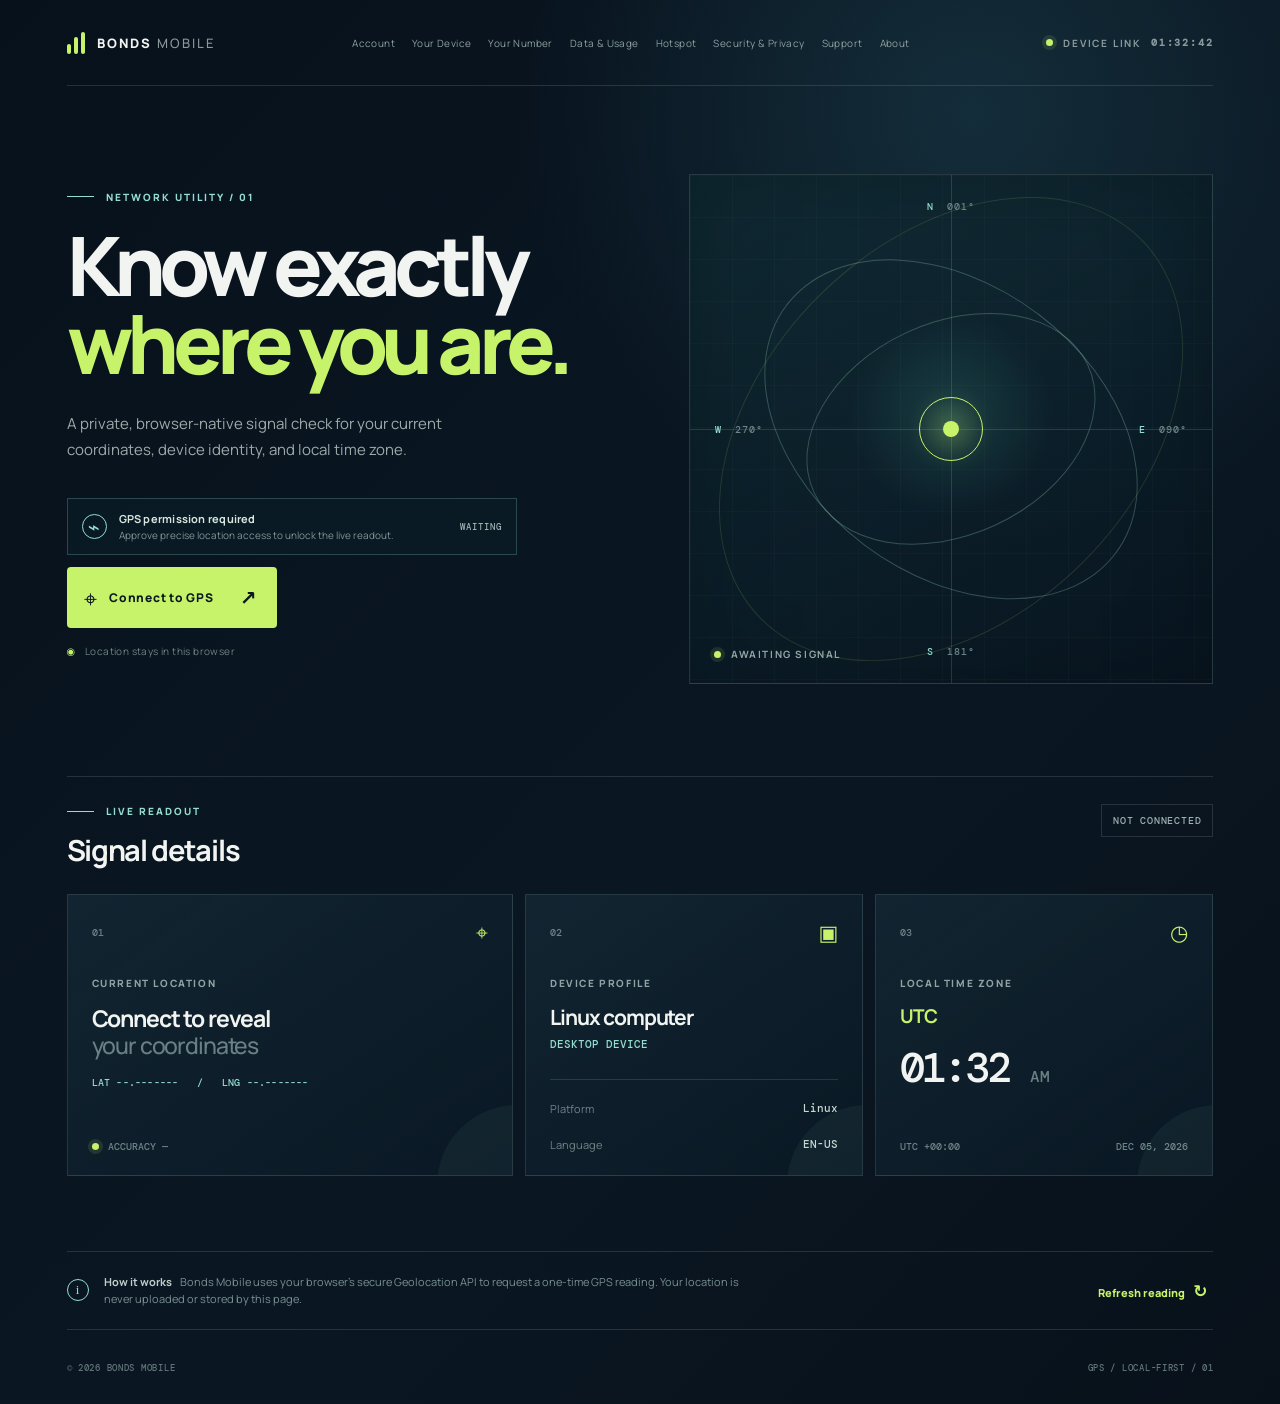
<file: index.html>
<!doctype html>
<html lang="en">
  <head>
    <meta charset="UTF-8" />
    <meta name="viewport" content="width=device-width, initial-scale=1.0" />
    <meta name="theme-color" content="#08121d" />
    <meta name="description" content="Bonds Mobile GPS signal dashboard" />
    <title>Bonds Mobile · GPS Signal</title>
    <link rel="preconnect" href="https://fonts.googleapis.com" />
    <link rel="preconnect" href="https://fonts.gstatic.com" crossorigin />
    <link href="https://fonts.googleapis.com/css2?family=DM+Mono:wght@400;500&family=Manrope:wght@400;500;600;700;800&display=swap" rel="stylesheet" />
    <link rel="stylesheet" href="./styles.css" />
  </head>
  <body>
    <div class="shell">
      <header class="topbar">
        <a class="brand" href="./" aria-label="Bonds Mobile home">
          <span class="brand-mark" aria-hidden="true"><span></span><span></span><span></span></span>
          <span>BONDS <em>MOBILE</em></span>
        </a>
        <nav class="main-nav" aria-label="Main navigation">
          <a href="./pages/account.html">Account</a>
          <a href="./pages/your-device.html">Your Device</a>
          <a href="./pages/your-number.html">Your Number</a>
          <a href="./pages/data-usage.html">Data &amp; Usage</a>
          <a href="./pages/hotspot.html">Hotspot</a>
          <a href="./pages/security-privacy.html">Security &amp; Privacy</a>
          <a href="./pages/support.html">Support</a>
          <a href="./pages/about.html">About</a>
        </nav>
        <div class="topbar-meta"><span class="live-dot"></span><span>DEVICE LINK</span><span class="mono" id="session-time">--:--:--</span></div>
      </header>

      <main>
        <section class="hero-grid">
          <div class="hero-copy">
            <p class="eyebrow"><span class="eyebrow-line"></span> NETWORK UTILITY / 01</p>
            <h1>Know exactly<br /><i>where you are.</i></h1>
            <p class="lede">A private, browser-native signal check for your current coordinates, device identity, and local time zone.</p>
            <div class="hero-actions">
              <div class="permission-card" id="permission-card" role="status">
                <div class="permission-shield">⌁</div>
                <div class="permission-copy"><strong id="permission-title">GPS permission required</strong><span id="permission-description">Approve precise location access to unlock the live readout.</span></div>
                <span class="permission-state" id="permission-state">WAITING</span>
              </div>
              <button class="primary-button" id="locate-button" type="button"><span class="button-icon">⌖</span><span id="locate-label">Connect to GPS</span><span class="arrow">↗</span></button>
              <p class="privacy-note"><span aria-hidden="true">◉</span> Location stays in this browser</p>
            </div>
          </div>
          <div class="orbital-card" aria-label="GPS signal visualization">
            <div class="orbital-grid"></div><div class="orbit orbit-one"></div><div class="orbit orbit-two"></div><div class="orbit orbit-three"></div>
            <div class="crosshair horizontal"></div><div class="crosshair vertical"></div><div class="signal-core"><span class="core-pulse"></span><span class="core-dot"></span></div>
            <div class="orbital-label label-north">N <span>001°</span></div><div class="orbital-label label-east">E <span>090°</span></div><div class="orbital-label label-south">S <span>181°</span></div><div class="orbital-label label-west">W <span>270°</span></div>
            <div class="orbital-caption"><span class="caption-status" id="orbital-status-dot"></span><span id="orbital-status">AWAITING SIGNAL</span></div>
          </div>
        </section>

        <section class="dashboard" aria-live="polite">
          <div class="section-heading"><div><p class="eyebrow"><span class="eyebrow-line"></span> LIVE READOUT</p><h2>Signal details</h2></div><span class="status-chip" id="status-chip">NOT CONNECTED</span></div>
          <div class="readout-grid">
            <article class="readout-card location-card"><div class="card-top"><span class="card-index">01</span><span class="card-icon">⌖</span></div><div class="card-label">CURRENT LOCATION</div><div class="location-value" id="location-value">Connect to reveal<br /><span>your coordinates</span></div><div class="coordinates" id="coordinates">LAT --.------- &nbsp; / &nbsp; LNG --.-------</div><div class="card-footer"><span class="mini-dot"></span><span id="accuracy-value">ACCURACY —</span></div></article>
            <article class="readout-card"><div class="card-top"><span class="card-index">02</span><span class="card-icon">▣</span></div><div class="card-label">DEVICE PROFILE</div><div class="device-value" id="device-name">Waiting for device</div><div class="device-type" id="device-type">—</div><dl class="spec-list"><div><dt>Platform</dt><dd id="platform-value">—</dd></div><div><dt>Language</dt><dd id="language-value">—</dd></div></dl></article>
            <article class="readout-card time-card"><div class="card-top"><span class="card-index">03</span><span class="card-icon">◷</span></div><div class="card-label">LOCAL TIME ZONE</div><div class="timezone-value" id="timezone-value">Detecting…</div><div class="clock-value" id="clock-value">--:-- <span>--</span></div><div class="time-footer"><span id="offset-value">UTC —</span><span class="mono" id="date-value">—</span></div></article>
          </div>
        </section>

        <section class="info-strip"><div class="info-icon">i</div><p><strong>How it works</strong> Bonds Mobile uses your browser’s secure Geolocation API to request a one-time GPS reading. Your location is never uploaded or stored by this page.</p><button class="text-button" id="refresh-button" type="button">Refresh reading <span>↻</span></button></section>
      </main>
      <footer><span>© 2026 BONDS MOBILE</span><span class="mono">GPS / LOCAL-FIRST / 01</span></footer>
    </div>
    <div class="toast" id="toast" role="status"></div>
    <script src="./permissions.js"></script>
    <script src="./app.js"></script>
  </body>
</html>
</file>
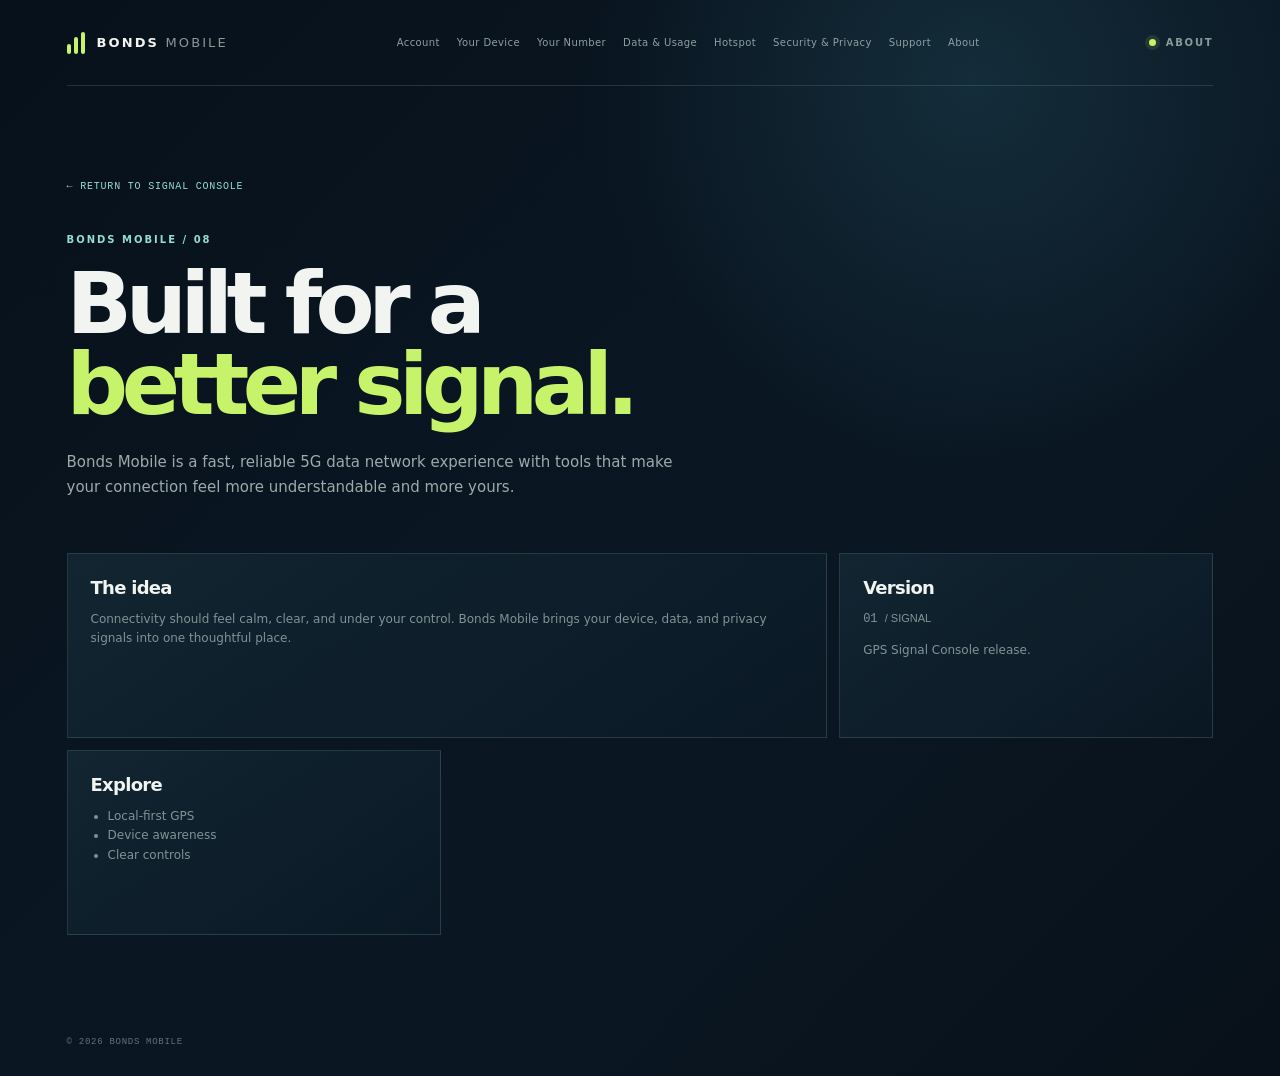
<file: pages/about.html>
<!doctype html><html lang="en"><head><meta charset="UTF-8"><meta name="viewport" content="width=device-width,initial-scale=1"><meta name="theme-color" content="#08121d"><title>About · Bonds Mobile</title><link rel="stylesheet" href="../styles.css"></head><body><div class="shell internal-page"><header class="topbar"><a class="brand" href="../"><span class="brand-mark"><span></span><span></span><span></span></span><span>BONDS <em>MOBILE</em></span></a><nav class="main-nav" aria-label="Main navigation"><a href="./account.html">Account</a><a href="./your-device.html">Your Device</a><a href="./your-number.html">Your Number</a><a href="./data-usage.html">Data &amp; Usage</a><a href="./hotspot.html">Hotspot</a><a href="./security-privacy.html">Security &amp; Privacy</a><a href="./support.html">Support</a><a class="active" href="./about.html">About</a></nav><div class="topbar-meta"><span class="live-dot"></span><span>ABOUT</span></div></header><main class="internal-main"><a class="back-link" href="../">← RETURN TO SIGNAL CONSOLE</a><p class="page-kicker">BONDS MOBILE / 08</p><h1 class="page-title">Built for a<br><em>better signal.</em></h1><p class="page-intro">Bonds Mobile is a fast, reliable 5G data network experience with tools that make your connection feel more understandable and more yours.</p><div class="page-grid"><article class="page-card wide"><h2>The idea</h2><p>Connectivity should feel calm, clear, and under your control. Bonds Mobile brings your device, data, and privacy signals into one thoughtful place.</p></article><article class="page-card"><h2>Version</h2><p class="metric">01 <small>/ SIGNAL</small></p><p>GPS Signal Console release.</p></article><article class="page-card"><h2>Explore</h2><ul><li>Local-first GPS</li><li>Device awareness</li><li>Clear controls</li></ul></article></div></main><footer>© 2026 BONDS MOBILE</footer></div></body></html>
</file>
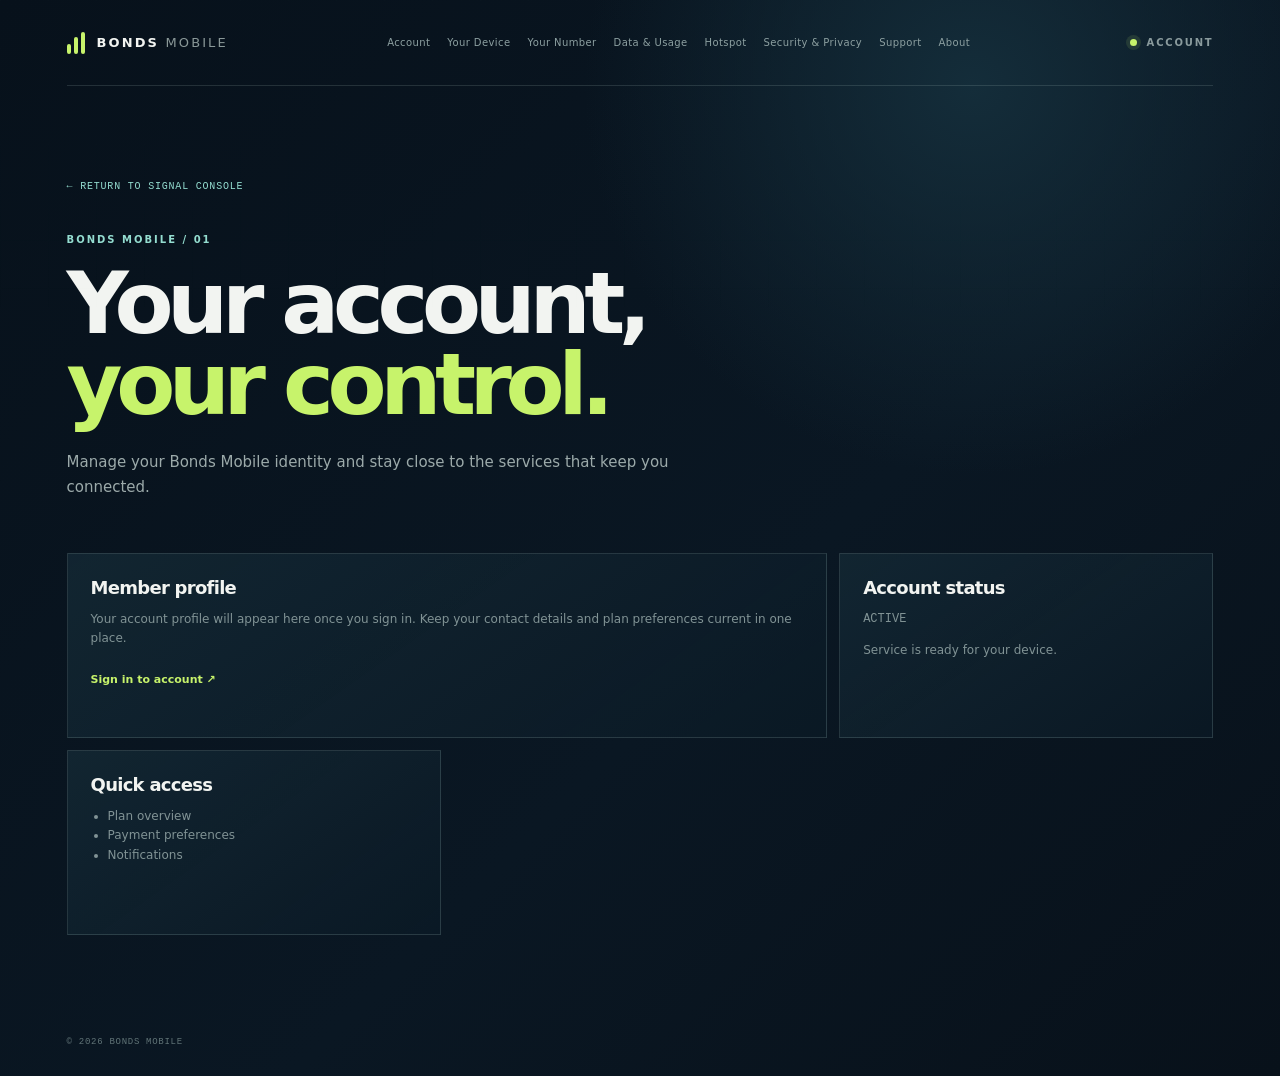
<file: pages/account.html>
<!doctype html><html lang="en"><head><meta charset="UTF-8"><meta name="viewport" content="width=device-width,initial-scale=1"><meta name="theme-color" content="#08121d"><title>Account · Bonds Mobile</title><link rel="stylesheet" href="../styles.css"></head><body><div class="shell internal-page"><header class="topbar"><a class="brand" href="../" aria-label="Bonds Mobile home"><span class="brand-mark"><span></span><span></span><span></span></span><span>BONDS <em>MOBILE</em></span></a><nav class="main-nav" aria-label="Main navigation"><a class="active" href="./account.html">Account</a><a href="./your-device.html">Your Device</a><a href="./your-number.html">Your Number</a><a href="./data-usage.html">Data &amp; Usage</a><a href="./hotspot.html">Hotspot</a><a href="./security-privacy.html">Security &amp; Privacy</a><a href="./support.html">Support</a><a href="./about.html">About</a></nav><div class="topbar-meta"><span class="live-dot"></span><span>ACCOUNT</span></div></header><main class="internal-main"><a class="back-link" href="../">← RETURN TO SIGNAL CONSOLE</a><p class="page-kicker">BONDS MOBILE / 01</p><h1 class="page-title">Your account,<br><em>your control.</em></h1><p class="page-intro">Manage your Bonds Mobile identity and stay close to the services that keep you connected.</p><div class="page-grid"><article class="page-card wide"><h2>Member profile</h2><p>Your account profile will appear here once you sign in. Keep your contact details and plan preferences current in one place.</p><a class="action-link" href="#">Sign in to account ↗</a></article><article class="page-card"><h2>Account status</h2><p class="metric">ACTIVE</p><p>Service is ready for your device.</p></article><article class="page-card"><h2>Quick access</h2><ul><li>Plan overview</li><li>Payment preferences</li><li>Notifications</li></ul></article></div></main><footer>© 2026 BONDS MOBILE</footer></div></body></html>
</file>
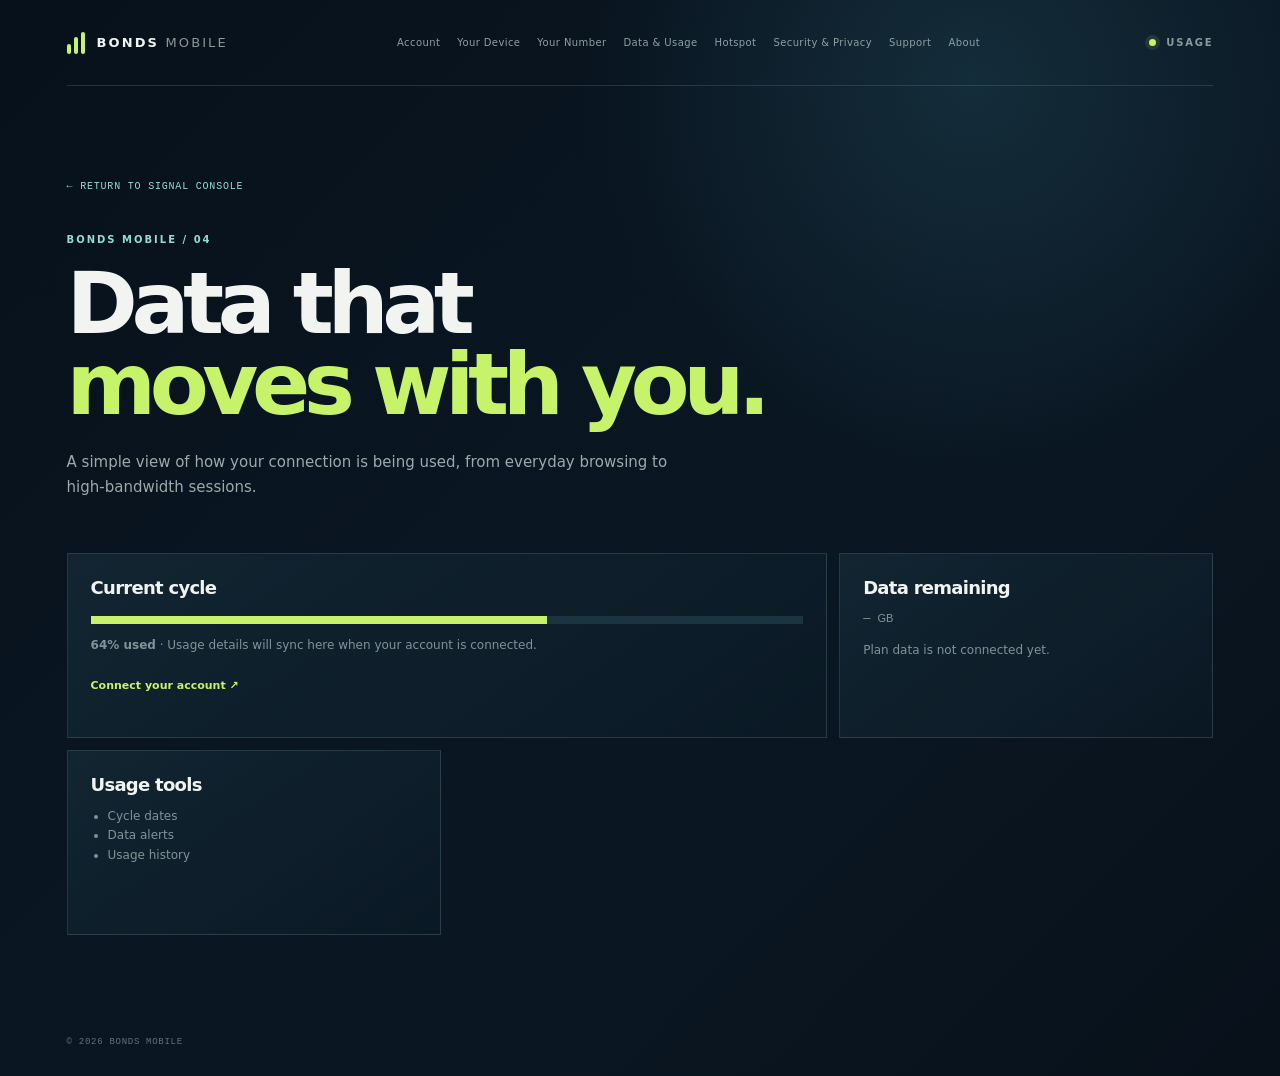
<file: pages/data-usage.html>
<!doctype html><html lang="en"><head><meta charset="UTF-8"><meta name="viewport" content="width=device-width,initial-scale=1"><meta name="theme-color" content="#08121d"><title>Data &amp; Usage · Bonds Mobile</title><link rel="stylesheet" href="../styles.css"></head><body><div class="shell internal-page"><header class="topbar"><a class="brand" href="../"><span class="brand-mark"><span></span><span></span><span></span></span><span>BONDS <em>MOBILE</em></span></a><nav class="main-nav" aria-label="Main navigation"><a href="./account.html">Account</a><a href="./your-device.html">Your Device</a><a href="./your-number.html">Your Number</a><a class="active" href="./data-usage.html">Data &amp; Usage</a><a href="./hotspot.html">Hotspot</a><a href="./security-privacy.html">Security &amp; Privacy</a><a href="./support.html">Support</a><a href="./about.html">About</a></nav><div class="topbar-meta"><span class="live-dot"></span><span>USAGE</span></div></header><main class="internal-main"><a class="back-link" href="../">← RETURN TO SIGNAL CONSOLE</a><p class="page-kicker">BONDS MOBILE / 04</p><h1 class="page-title">Data that<br><em>moves with you.</em></h1><p class="page-intro">A simple view of how your connection is being used, from everyday browsing to high-bandwidth sessions.</p><div class="page-grid"><article class="page-card wide"><h2>Current cycle</h2><div class="data-bar"><span></span></div><p><strong>64% used</strong> · Usage details will sync here when your account is connected.</p><a class="action-link" href="./account.html">Connect your account ↗</a></article><article class="page-card"><h2>Data remaining</h2><p class="metric">— <small>GB</small></p><p>Plan data is not connected yet.</p></article><article class="page-card"><h2>Usage tools</h2><ul><li>Cycle dates</li><li>Data alerts</li><li>Usage history</li></ul></article></div></main><footer>© 2026 BONDS MOBILE</footer></div></body></html>
</file>
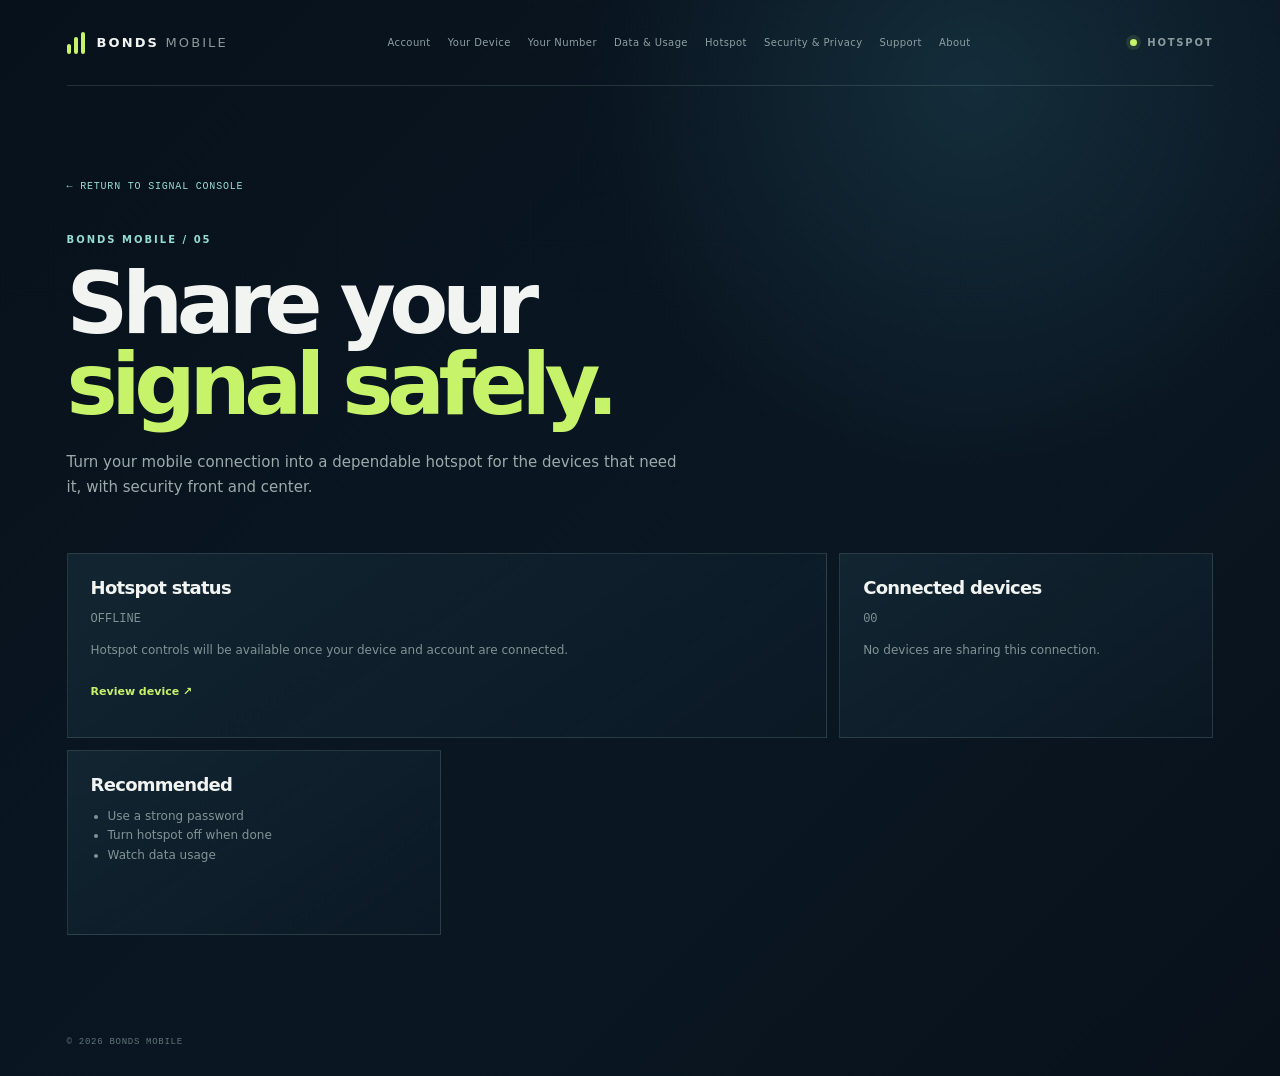
<file: pages/hotspot.html>
<!doctype html><html lang="en"><head><meta charset="UTF-8"><meta name="viewport" content="width=device-width,initial-scale=1"><meta name="theme-color" content="#08121d"><title>Hotspot · Bonds Mobile</title><link rel="stylesheet" href="../styles.css"></head><body><div class="shell internal-page"><header class="topbar"><a class="brand" href="../"><span class="brand-mark"><span></span><span></span><span></span></span><span>BONDS <em>MOBILE</em></span></a><nav class="main-nav" aria-label="Main navigation"><a href="./account.html">Account</a><a href="./your-device.html">Your Device</a><a href="./your-number.html">Your Number</a><a href="./data-usage.html">Data &amp; Usage</a><a class="active" href="./hotspot.html">Hotspot</a><a href="./security-privacy.html">Security &amp; Privacy</a><a href="./support.html">Support</a><a href="./about.html">About</a></nav><div class="topbar-meta"><span class="live-dot"></span><span>HOTSPOT</span></div></header><main class="internal-main"><a class="back-link" href="../">← RETURN TO SIGNAL CONSOLE</a><p class="page-kicker">BONDS MOBILE / 05</p><h1 class="page-title">Share your<br><em>signal safely.</em></h1><p class="page-intro">Turn your mobile connection into a dependable hotspot for the devices that need it, with security front and center.</p><div class="page-grid"><article class="page-card wide"><h2>Hotspot status</h2><p class="metric">OFFLINE</p><p>Hotspot controls will be available once your device and account are connected.</p><a class="action-link" href="./your-device.html">Review device ↗</a></article><article class="page-card"><h2>Connected devices</h2><p class="metric">00</p><p>No devices are sharing this connection.</p></article><article class="page-card"><h2>Recommended</h2><ul><li>Use a strong password</li><li>Turn hotspot off when done</li><li>Watch data usage</li></ul></article></div></main><footer>© 2026 BONDS MOBILE</footer></div></body></html>
</file>
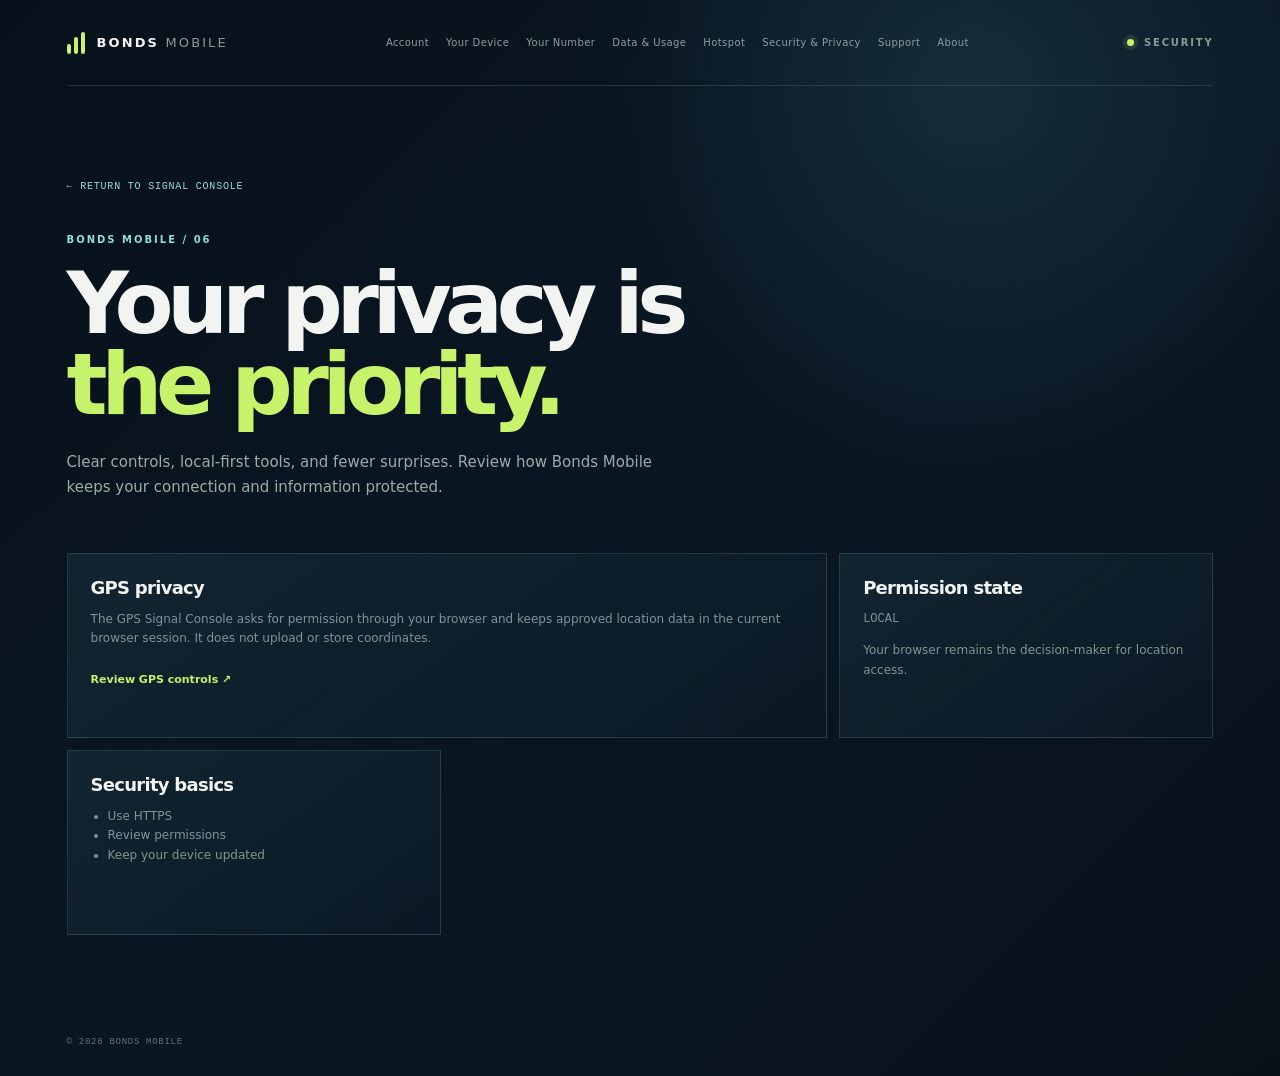
<file: pages/security-privacy.html>
<!doctype html><html lang="en"><head><meta charset="UTF-8"><meta name="viewport" content="width=device-width,initial-scale=1"><meta name="theme-color" content="#08121d"><title>Security &amp; Privacy · Bonds Mobile</title><link rel="stylesheet" href="../styles.css"></head><body><div class="shell internal-page"><header class="topbar"><a class="brand" href="../"><span class="brand-mark"><span></span><span></span><span></span></span><span>BONDS <em>MOBILE</em></span></a><nav class="main-nav" aria-label="Main navigation"><a href="./account.html">Account</a><a href="./your-device.html">Your Device</a><a href="./your-number.html">Your Number</a><a href="./data-usage.html">Data &amp; Usage</a><a href="./hotspot.html">Hotspot</a><a class="active" href="./security-privacy.html">Security &amp; Privacy</a><a href="./support.html">Support</a><a href="./about.html">About</a></nav><div class="topbar-meta"><span class="live-dot"></span><span>SECURITY</span></div></header><main class="internal-main"><a class="back-link" href="../">← RETURN TO SIGNAL CONSOLE</a><p class="page-kicker">BONDS MOBILE / 06</p><h1 class="page-title">Your privacy is<br><em>the priority.</em></h1><p class="page-intro">Clear controls, local-first tools, and fewer surprises. Review how Bonds Mobile keeps your connection and information protected.</p><div class="page-grid"><article class="page-card wide"><h2>GPS privacy</h2><p>The GPS Signal Console asks for permission through your browser and keeps approved location data in the current browser session. It does not upload or store coordinates.</p><a class="action-link" href="../">Review GPS controls ↗</a></article><article class="page-card"><h2>Permission state</h2><p class="metric">LOCAL</p><p>Your browser remains the decision-maker for location access.</p></article><article class="page-card"><h2>Security basics</h2><ul><li>Use HTTPS</li><li>Review permissions</li><li>Keep your device updated</li></ul></article></div></main><footer>© 2026 BONDS MOBILE</footer></div></body></html>
</file>
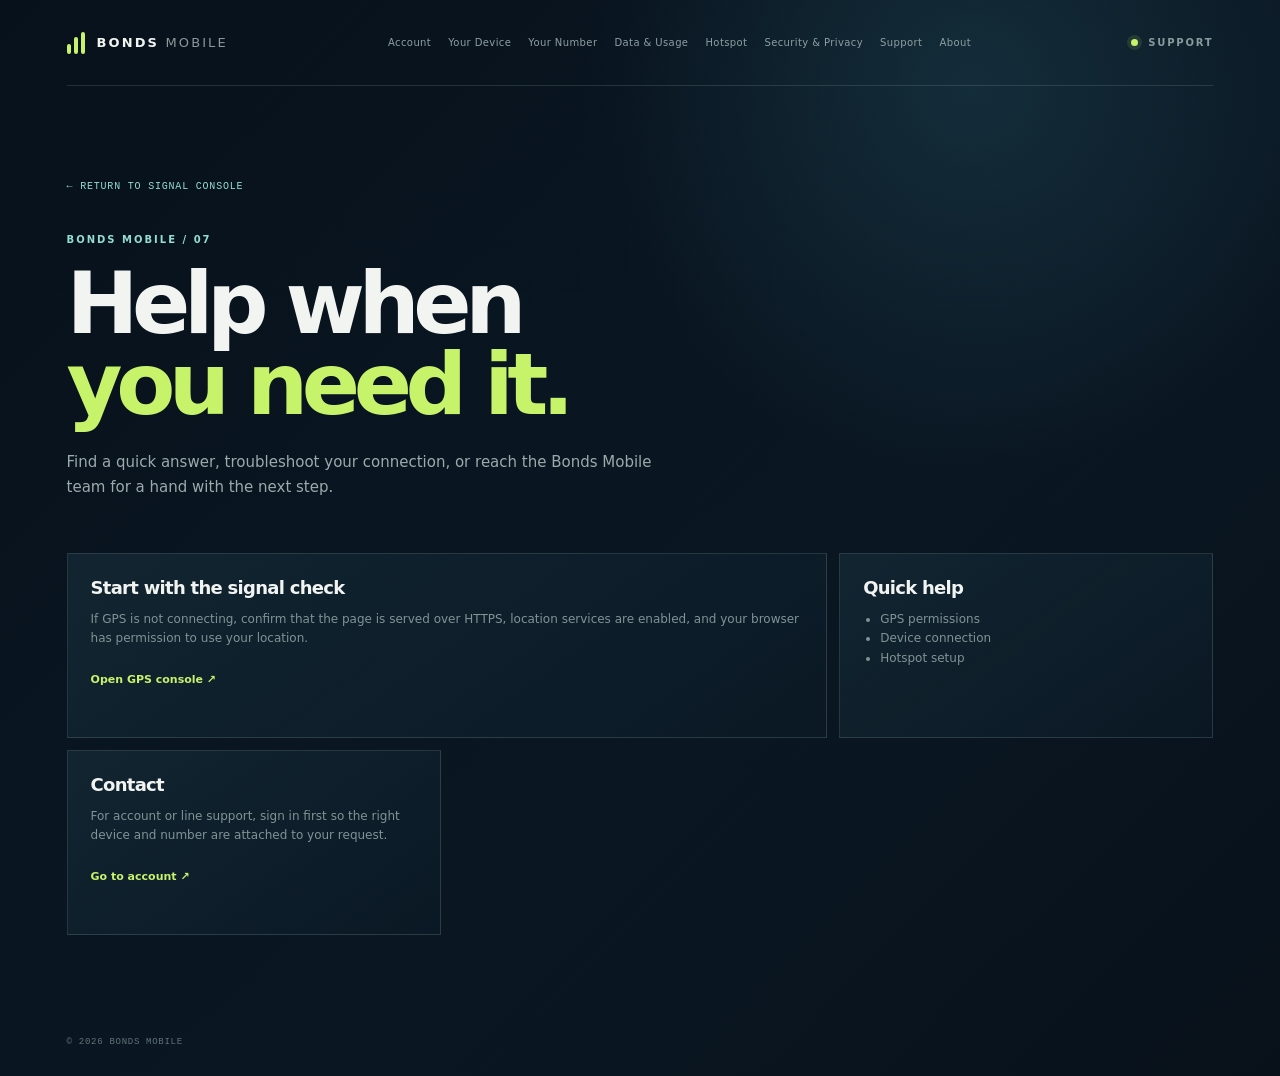
<file: pages/support.html>
<!doctype html><html lang="en"><head><meta charset="UTF-8"><meta name="viewport" content="width=device-width,initial-scale=1"><meta name="theme-color" content="#08121d"><title>Support · Bonds Mobile</title><link rel="stylesheet" href="../styles.css"></head><body><div class="shell internal-page"><header class="topbar"><a class="brand" href="../"><span class="brand-mark"><span></span><span></span><span></span></span><span>BONDS <em>MOBILE</em></span></a><nav class="main-nav" aria-label="Main navigation"><a href="./account.html">Account</a><a href="./your-device.html">Your Device</a><a href="./your-number.html">Your Number</a><a href="./data-usage.html">Data &amp; Usage</a><a href="./hotspot.html">Hotspot</a><a href="./security-privacy.html">Security &amp; Privacy</a><a class="active" href="./support.html">Support</a><a href="./about.html">About</a></nav><div class="topbar-meta"><span class="live-dot"></span><span>SUPPORT</span></div></header><main class="internal-main"><a class="back-link" href="../">← RETURN TO SIGNAL CONSOLE</a><p class="page-kicker">BONDS MOBILE / 07</p><h1 class="page-title">Help when<br><em>you need it.</em></h1><p class="page-intro">Find a quick answer, troubleshoot your connection, or reach the Bonds Mobile team for a hand with the next step.</p><div class="page-grid"><article class="page-card wide"><h2>Start with the signal check</h2><p>If GPS is not connecting, confirm that the page is served over HTTPS, location services are enabled, and your browser has permission to use your location.</p><a class="action-link" href="../">Open GPS console ↗</a></article><article class="page-card"><h2>Quick help</h2><ul><li>GPS permissions</li><li>Device connection</li><li>Hotspot setup</li></ul></article><article class="page-card"><h2>Contact</h2><p>For account or line support, sign in first so the right device and number are attached to your request.</p><a class="action-link" href="./account.html">Go to account ↗</a></article></div></main><footer>© 2026 BONDS MOBILE</footer></div></body></html>
</file>
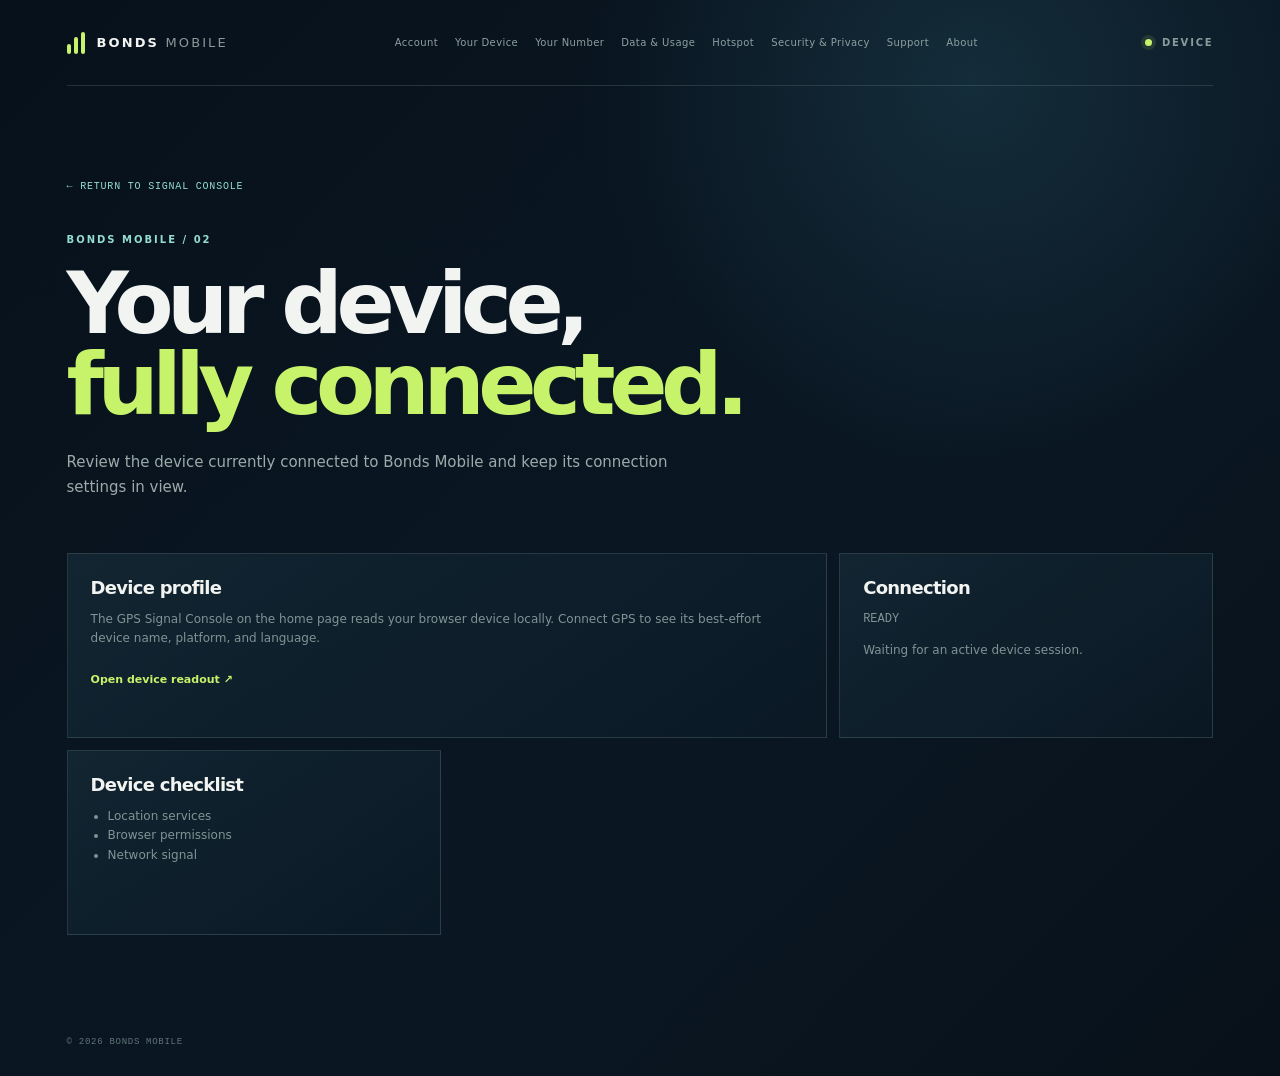
<file: pages/your-device.html>
<!doctype html><html lang="en"><head><meta charset="UTF-8"><meta name="viewport" content="width=device-width,initial-scale=1"><meta name="theme-color" content="#08121d"><title>Your Device · Bonds Mobile</title><link rel="stylesheet" href="../styles.css"></head><body><div class="shell internal-page"><header class="topbar"><a class="brand" href="../"><span class="brand-mark"><span></span><span></span><span></span></span><span>BONDS <em>MOBILE</em></span></a><nav class="main-nav" aria-label="Main navigation"><a href="./account.html">Account</a><a class="active" href="./your-device.html">Your Device</a><a href="./your-number.html">Your Number</a><a href="./data-usage.html">Data &amp; Usage</a><a href="./hotspot.html">Hotspot</a><a href="./security-privacy.html">Security &amp; Privacy</a><a href="./support.html">Support</a><a href="./about.html">About</a></nav><div class="topbar-meta"><span class="live-dot"></span><span>DEVICE</span></div></header><main class="internal-main"><a class="back-link" href="../">← RETURN TO SIGNAL CONSOLE</a><p class="page-kicker">BONDS MOBILE / 02</p><h1 class="page-title">Your device,<br><em>fully connected.</em></h1><p class="page-intro">Review the device currently connected to Bonds Mobile and keep its connection settings in view.</p><div class="page-grid"><article class="page-card wide"><h2>Device profile</h2><p>The GPS Signal Console on the home page reads your browser device locally. Connect GPS to see its best-effort device name, platform, and language.</p><a class="action-link" href="../">Open device readout ↗</a></article><article class="page-card"><h2>Connection</h2><p class="metric">READY</p><p>Waiting for an active device session.</p></article><article class="page-card"><h2>Device checklist</h2><ul><li>Location services</li><li>Browser permissions</li><li>Network signal</li></ul></article></div></main><footer>© 2026 BONDS MOBILE</footer></div></body></html>
</file>
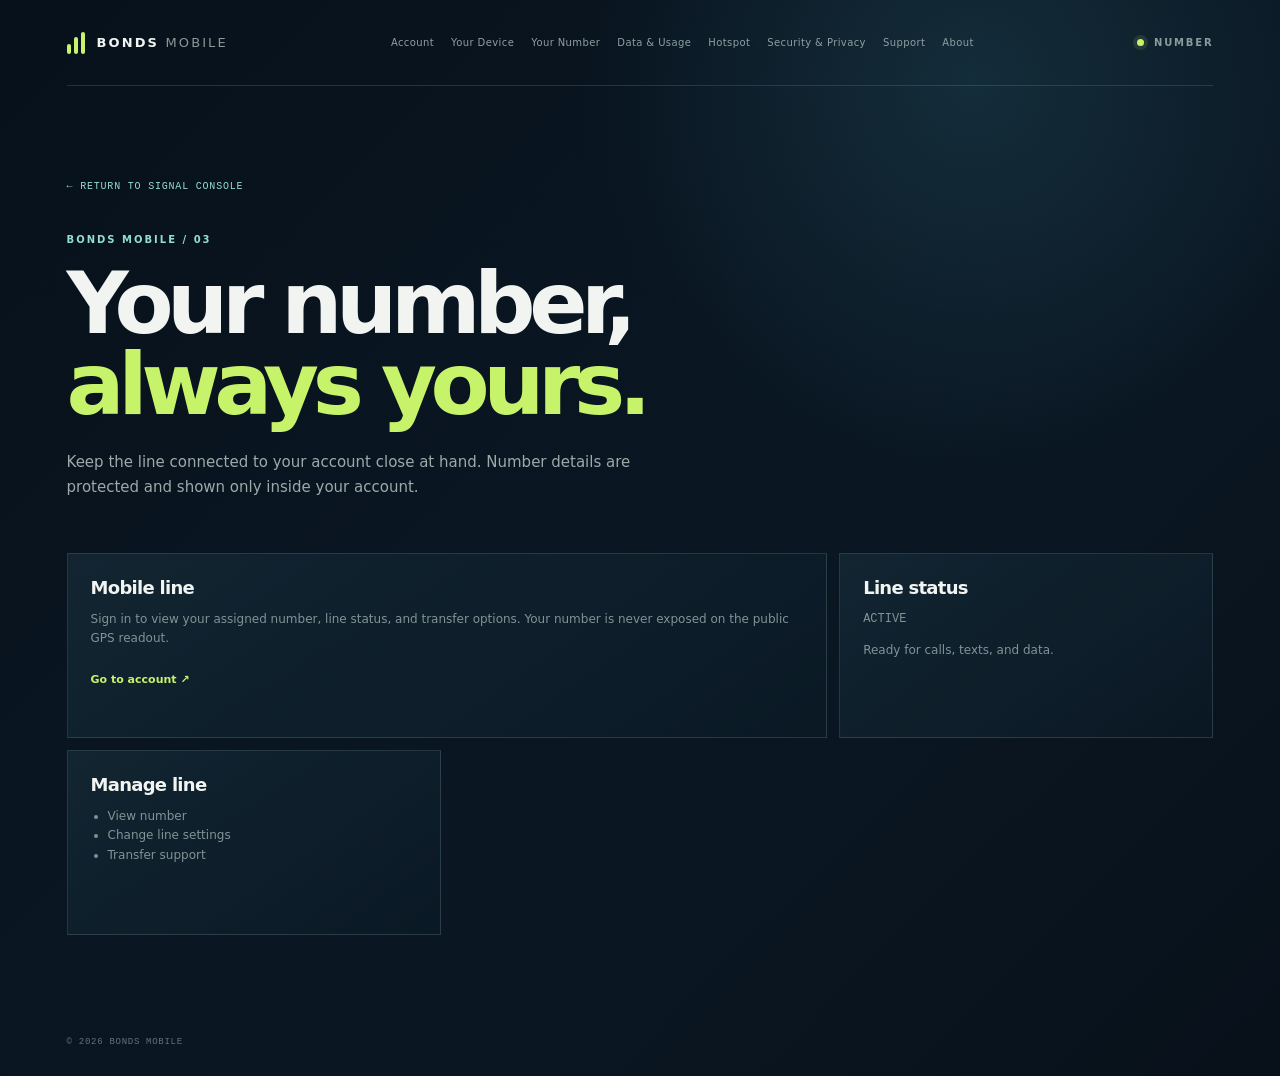
<file: pages/your-number.html>
<!doctype html><html lang="en"><head><meta charset="UTF-8"><meta name="viewport" content="width=device-width,initial-scale=1"><meta name="theme-color" content="#08121d"><title>Your Number · Bonds Mobile</title><link rel="stylesheet" href="../styles.css"></head><body><div class="shell internal-page"><header class="topbar"><a class="brand" href="../"><span class="brand-mark"><span></span><span></span><span></span></span><span>BONDS <em>MOBILE</em></span></a><nav class="main-nav" aria-label="Main navigation"><a href="./account.html">Account</a><a href="./your-device.html">Your Device</a><a class="active" href="./your-number.html">Your Number</a><a href="./data-usage.html">Data &amp; Usage</a><a href="./hotspot.html">Hotspot</a><a href="./security-privacy.html">Security &amp; Privacy</a><a href="./support.html">Support</a><a href="./about.html">About</a></nav><div class="topbar-meta"><span class="live-dot"></span><span>NUMBER</span></div></header><main class="internal-main"><a class="back-link" href="../">← RETURN TO SIGNAL CONSOLE</a><p class="page-kicker">BONDS MOBILE / 03</p><h1 class="page-title">Your number,<br><em>always yours.</em></h1><p class="page-intro">Keep the line connected to your account close at hand. Number details are protected and shown only inside your account.</p><div class="page-grid"><article class="page-card wide"><h2>Mobile line</h2><p>Sign in to view your assigned number, line status, and transfer options. Your number is never exposed on the public GPS readout.</p><a class="action-link" href="./account.html">Go to account ↗</a></article><article class="page-card"><h2>Line status</h2><p class="metric">ACTIVE</p><p>Ready for calls, texts, and data.</p></article><article class="page-card"><h2>Manage line</h2><ul><li>View number</li><li>Change line settings</li><li>Transfer support</li></ul></article></div></main><footer>© 2026 BONDS MOBILE</footer></div></body></html>
</file>
<file: styles.css>
*{box-sizing:border-box} :root{--ink:#f2f4f1;--muted:#8a9898;--line:rgba(182,206,200,.16);--panel:#0d1b27;--panel-hi:#122635;--lime:#c7f36b;--aqua:#94ddd0;--bg:#08121d} html{background:var(--bg)} body{margin:0;background:radial-gradient(circle at 76% 8%,#142d3a 0,transparent 28%),linear-gradient(135deg,#07111b 0%,#0a1723 58%,#08111a 100%);color:var(--ink);font-family:Manrope,system-ui,sans-serif;min-height:100vh}body:before{content:"";position:fixed;inset:0;pointer-events:none;opacity:.18;background-image:linear-gradient(rgba(196,246,221,.04) 1px,transparent 1px),linear-gradient(90deg,rgba(196,246,221,.04) 1px,transparent 1px);background-size:48px 48px;mask-image:linear-gradient(to bottom,#000,transparent 76%)}button,a{font:inherit}.shell{max-width:1440px;margin:auto;padding:0 5.2vw}.topbar{height:86px;border-bottom:1px solid var(--line);display:flex;align-items:center;justify-content:space-between}.brand{display:flex;align-items:center;gap:12px;color:var(--ink);text-decoration:none;font-size:13px;letter-spacing:.16em;font-weight:800}.brand em{color:var(--muted);font-style:normal;font-weight:500}.brand-mark{display:flex;gap:3px;align-items:end;height:22px}.brand-mark span{display:block;width:4px;background:var(--lime);border-radius:6px}.brand-mark span:nth-child(1){height:10px}.brand-mark span:nth-child(2){height:17px}.brand-mark span:nth-child(3){height:22px}.topbar-meta{display:flex;align-items:center;gap:10px;color:#8a9b9d;font-size:10px;letter-spacing:.18em;font-weight:700}.live-dot,.caption-status,.mini-dot{width:7px;height:7px;border-radius:50%;display:inline-block;background:var(--lime);box-shadow:0 0 0 4px rgba(199,243,107,.11)}.mono{font-family:"DM Mono",monospace}.hero-grid{display:grid;grid-template-columns:1.02fr .98fr;gap:6vw;align-items:center;padding:88px 0 92px}.eyebrow{font-size:10px;letter-spacing:.2em;color:var(--aqua);font-weight:800;margin:0 0 23px;display:flex;align-items:center;gap:12px}.eyebrow-line{width:27px;height:1px;background:var(--aqua);display:inline-block}.hero-copy h1{font-size:clamp(50px,6.4vw,96px);line-height:.95;letter-spacing:-.075em;margin:0;max-width:730px;font-weight:800}.hero-copy h1 i{color:var(--lime);font-style:normal}.lede{max-width:450px;color:#9caaaa;font-size:15px;line-height:1.7;margin:29px 0 36px}.hero-actions{display:flex;align-items:center;gap:22px;flex-wrap:wrap}.primary-button{border:0;border-radius:4px;background:var(--lime);color:#0b181e;padding:17px 19px 17px 17px;min-width:210px;font-weight:800;font-size:12px;letter-spacing:.06em;display:flex;align-items:center;gap:12px;transition:transform .18s ease,background .18s ease}.primary-button:hover{background:#dcff91;transform:translateY(-2px)}.primary-button:active{transform:scale(.97)}.button-icon{font-size:23px;font-weight:400;line-height:0}.arrow{margin-left:auto;font-size:20px}.privacy-note{font-size:10px;color:#708285;letter-spacing:.04em}.privacy-note span{color:var(--lime);margin-right:7px}.orbital-card{height:min(42vw,510px);min-height:360px;position:relative;overflow:hidden;border:1px solid var(--line);background:radial-gradient(circle at 50% 47%,rgba(90,201,181,.17),transparent 27%),linear-gradient(150deg,rgba(16,43,52,.84),rgba(8,21,32,.72));box-shadow:inset 0 0 80px rgba(0,0,0,.22)}.orbital-grid{position:absolute;inset:0;background-image:linear-gradient(rgba(141,207,198,.09) 1px,transparent 1px),linear-gradient(90deg,rgba(141,207,198,.09) 1px,transparent 1px);background-size:42px 42px;opacity:.34}.orbit{position:absolute;border:1px solid rgba(171,230,209,.26);border-radius:50%;left:50%;top:50%;transform:translate(-50%,-50%) rotate(-25deg)}.orbit-one{width:58%;height:42%}.orbit-two{width:79%;height:57%;transform:translate(-50%,-50%) rotate(37deg)}.orbit-three{width:103%;height:74%;transform:translate(-50%,-50%) rotate(-45deg);border-color:rgba(199,243,107,.13)}.crosshair{position:absolute;background:rgba(176,227,206,.16)}.horizontal{height:1px;left:0;right:0;top:50%}.vertical{width:1px;top:0;bottom:0;left:50%}.signal-core{position:absolute;left:50%;top:50%;width:98px;height:98px;transform:translate(-50%,-50%);display:grid;place-items:center}.core-pulse{position:absolute;width:64px;height:64px;border:1px solid var(--lime);border-radius:50%;animation:pulse 2.2s infinite}.core-dot{width:16px;height:16px;border-radius:50%;background:var(--lime);box-shadow:0 0 30px 8px rgba(199,243,107,.45)}@keyframes pulse{0%,100%{transform:scale(.72);opacity:.85}50%{transform:scale(1.28);opacity:.15}}.orbital-label{position:absolute;font:500 10px "DM Mono",monospace;color:var(--aqua);letter-spacing:.12em}.orbital-label span{color:#6d8589;margin-left:5px}.label-north{top:25px;left:50%;transform:translateX(-50%)}.label-east{right:25px;top:50%;transform:translateY(-50%)}.label-south{bottom:25px;left:50%;transform:translateX(-50%)}.label-west{left:25px;top:50%;transform:translateY(-50%)}.orbital-caption{position:absolute;bottom:22px;left:24px;display:flex;align-items:center;gap:10px;color:#93a6a5;font-size:10px;font-weight:700;letter-spacing:.16em}.dashboard{padding-bottom:75px}.section-heading{border-top:1px solid var(--line);padding-top:27px;display:flex;align-items:flex-start;justify-content:space-between;margin-bottom:24px}.section-heading .eyebrow{margin-bottom:12px}.section-heading h2{font-size:29px;letter-spacing:-.045em;margin:0}.status-chip{font:500 10px "DM Mono",monospace;color:#9cb1b0;border:1px solid var(--line);padding:9px 11px;letter-spacing:.08em}.status-chip.connected{color:var(--lime);border-color:rgba(199,243,107,.4)}.readout-grid{display:grid;grid-template-columns:1.32fr 1fr 1fr;gap:12px}.readout-card{background:linear-gradient(145deg,rgba(19,39,51,.88),rgba(10,25,37,.78));border:1px solid var(--line);min-height:270px;padding:23px 24px;position:relative;overflow:hidden}.readout-card:after{content:"";position:absolute;width:160px;height:160px;border-radius:50%;right:-85px;bottom:-90px;background:rgba(148,221,208,.05)}.card-top{display:flex;justify-content:space-between;align-items:center}.card-index{font:500 10px "DM Mono",monospace;color:#6e8487}.card-icon{color:var(--lime);font-size:21px}.card-label{color:#8ea3a4;font-size:10px;letter-spacing:.16em;font-weight:800;margin-top:30px}.location-value,.device-value,.timezone-value{font-size:23px;line-height:1.18;letter-spacing:-.05em;font-weight:700;margin-top:15px}.location-value span{color:#698184;font-weight:500}.coordinates{font:500 10px "DM Mono",monospace;color:var(--aqua);margin-top:17px;letter-spacing:.02em}.card-footer{position:absolute;bottom:22px;left:24px;display:flex;align-items:center;gap:9px;color:#6d8587;font:500 10px "DM Mono",monospace}.device-value{font-size:21px}.device-type{color:var(--aqua);font:500 11px "DM Mono",monospace;margin-top:7px}.spec-list{margin:28px 0 0;border-top:1px solid var(--line)}.spec-list div{display:flex;justify-content:space-between;padding-top:11px;margin-top:10px}.spec-list dt{font-size:11px;color:#708487}.spec-list dd{margin:0;font:500 11px "DM Mono",monospace;color:#c6d7d2}.timezone-value{color:var(--lime);font-size:19px;white-space:nowrap}.clock-value{font:500 42px "DM Mono",monospace;letter-spacing:-.08em;margin-top:13px}.clock-value span{color:#698184;font-size:16px;letter-spacing:0}.time-footer{position:absolute;bottom:22px;left:24px;right:24px;display:flex;justify-content:space-between;color:#708487;font:500 10px "DM Mono",monospace}.info-strip{display:flex;align-items:center;gap:15px;border-top:1px solid var(--line);border-bottom:1px solid var(--line);padding:21px 0;margin-bottom:30px}.info-icon{flex:0 0 22px;width:22px;height:22px;border:1px solid var(--aqua);color:var(--aqua);border-radius:50%;display:grid;place-items:center;font:500 13px Georgia}.info-strip p{font-size:11px;line-height:1.6;color:#789091;margin:0;max-width:650px}.info-strip strong{color:#c1cfca;margin-right:6px}.text-button{border:0;background:transparent;color:var(--lime);margin-left:auto;font-size:11px;font-weight:800;white-space:nowrap}.text-button span{font-size:17px;margin-left:6px}footer{padding:2px 0 30px;display:flex;justify-content:space-between;color:#617477;font:500 9px "DM Mono",monospace;letter-spacing:.08em}.toast{position:fixed;bottom:24px;left:50%;transform:translate(-50%,20px);background:#d6fb86;color:#0a171d;padding:12px 16px;font-size:12px;font-weight:700;opacity:0;pointer-events:none;transition:.2s ease;box-shadow:0 8px 30px rgba(0,0,0,.25)}.toast.show{opacity:1;transform:translate(-50%,0)}@media(max-width:850px){.hero-grid{grid-template-columns:1fr;padding:65px 0 72px;gap:45px}.orbital-card{height:420px}.readout-grid{grid-template-columns:1fr 1fr}.location-card{grid-column:span 2}}@media(max-width:560px){.shell{padding:0 20px}.topbar{height:72px}.topbar-meta{font-size:8px}.topbar-meta .mono{display:none}.hero-copy h1{font-size:54px}.lede{font-size:14px}.hero-actions{display:block}.primary-button{width:100%;justify-content:flex-start}.privacy-note{margin-top:17px}.orbital-card{min-height:330px;height:94vw}.readout-grid{grid-template-columns:1fr}.location-card{grid-column:span 1}.readout-card{min-height:250px}.section-heading h2{font-size:25px}.info-strip{align-items:flex-start;flex-wrap:wrap}.text-button{margin-left:37px}footer{font-size:8px}}

.permission-card{width:100%;display:flex;align-items:center;gap:12px;border:1px solid rgba(148,221,208,.24);background:rgba(10,29,39,.62);padding:12px 14px;margin-bottom:12px;transition:border-color .2s ease,background .2s ease}.permission-shield{width:25px;height:25px;display:grid;place-items:center;border:1px solid var(--aqua);color:var(--aqua);border-radius:50%;font-size:20px;line-height:1}.permission-copy{display:grid;gap:3px;min-width:0}.permission-copy strong{font-size:11px;color:#d9e6df;letter-spacing:.02em}.permission-copy span{font-size:10px;color:#829496;line-height:1.3}.permission-state{margin-left:auto;font:500 9px "DM Mono",monospace;color:#9db3b1;letter-spacing:.1em;white-space:nowrap}.permission-granted{border-color:rgba(199,243,107,.42);background:rgba(103,141,48,.1)}.permission-granted .permission-shield,.permission-granted .permission-state{color:var(--lime);border-color:var(--lime)}.permission-denied,.permission-error{border-color:rgba(255,139,114,.36)}.permission-denied .permission-shield,.permission-denied .permission-state,.permission-error .permission-shield,.permission-error .permission-state{color:#ff9f8c;border-color:#ff9f8c}.primary-button:disabled{cursor:not-allowed;opacity:.45;transform:none}.hero-actions{max-width:450px;display:block}.hero-actions .privacy-note{margin-top:16px}@media(max-width:560px){.permission-card{align-items:flex-start}.permission-state{padding-top:2px;font-size:8px}.permission-copy span{max-width:190px}}

.main-nav{display:flex;align-items:center;gap:17px;margin:0 auto;font-size:10px;letter-spacing:.04em}.main-nav a{color:#8da0a1;text-decoration:none;transition:color .18s ease}.main-nav a:hover,.main-nav a:focus-visible{color:var(--lime)}.topbar{gap:24px}.internal-page{min-height:100vh}.internal-main{padding:88px 0 100px}.back-link{display:inline-flex;gap:8px;color:var(--aqua);text-decoration:none;font:500 10px "DM Mono",monospace;letter-spacing:.08em;margin-bottom:42px}.back-link:hover{color:var(--lime)}.page-kicker{color:var(--aqua);font-size:10px;letter-spacing:.2em;font-weight:800;margin:0 0 18px}.page-title{font-size:clamp(46px,7vw,86px);letter-spacing:-.075em;line-height:.94;max-width:780px;margin:0}.page-title em{color:var(--lime);font-style:normal}.page-intro{max-width:620px;color:#9caaaa;line-height:1.7;font-size:15px;margin:25px 0 52px}.page-grid{display:grid;grid-template-columns:repeat(3,1fr);gap:12px}.page-card{background:linear-gradient(145deg,rgba(19,39,51,.88),rgba(10,25,37,.78));border:1px solid var(--line);padding:23px;min-height:185px}.page-card.wide{grid-column:span 2}.page-card h2{font-size:18px;letter-spacing:-.04em;margin:0 0 12px}.page-card p,.page-card li{color:#819395;font-size:12px;line-height:1.65}.page-card ul{padding-left:17px;margin:0}.data-bar{height:8px;background:#1b3440;margin:18px 0 8px}.data-bar span{display:block;height:100%;width:64%;background:var(--lime)}.metric{font:500 34px "DM Mono",monospace;color:var(--lime)}.metric small{font:11px Manrope,sans-serif;color:#839696}.action-link{display:inline-block;color:var(--lime);font-size:11px;font-weight:800;text-decoration:none;margin-top:12px}.action-link:hover{text-decoration:underline}.page-footer{margin-top:70px}@media(max-width:1100px){.main-nav{gap:10px;font-size:9px}}@media(max-width:850px){.main-nav{display:none}.page-grid{grid-template-columns:1fr 1fr}.page-card.wide{grid-column:span 2}}@media(max-width:560px){.internal-main{padding:55px 0 75px}.page-title{font-size:53px}.page-intro{font-size:14px;margin-bottom:36px}.page-grid{grid-template-columns:1fr}.page-card.wide{grid-column:span 1}}
</file>
